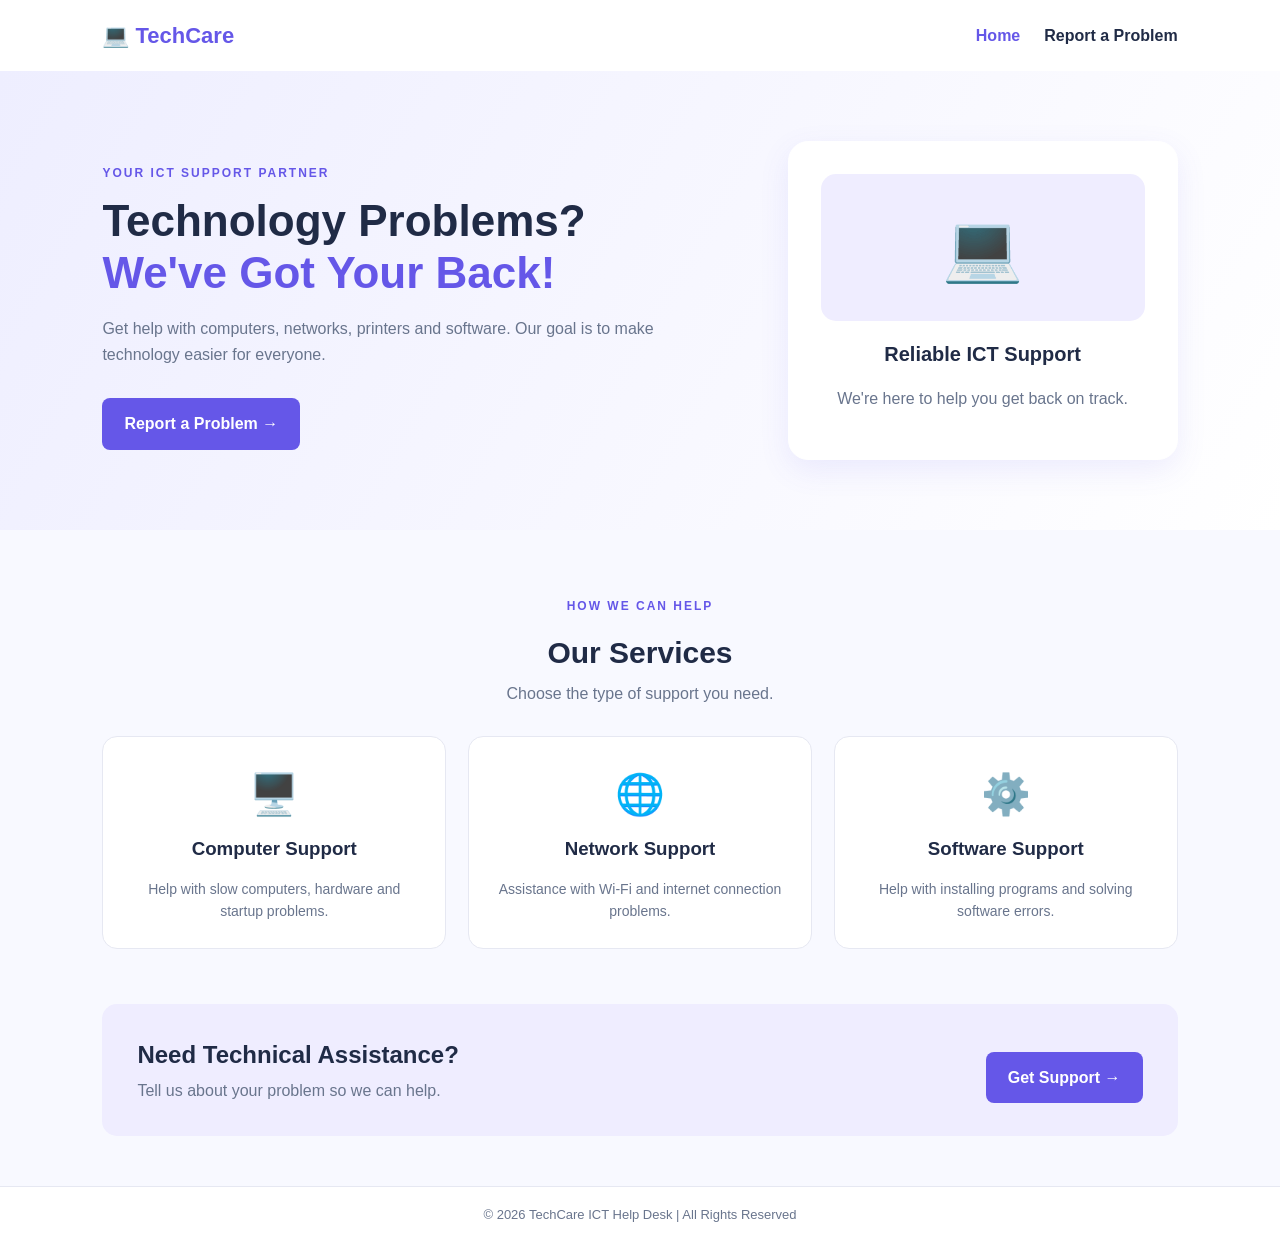
<file: index.html>
<!DOCTYPE html>
<html lang="en">
<head>
    <meta charset="UTF-8">
    <meta name="viewport" content="width=device-width, initial-scale=1.0">
    <meta name="description" content="Get friendly ICT support for computers, networks, printers, and software with TechCare.">
    <title>TechCare - ICT Help Desk</title>
    <link rel="stylesheet" href="style.css">
</head>
<body>
    <header>
        <a class="brand" href="index.html" aria-label="TechCare home">
            <span aria-hidden="true">💻</span> TechCare
        </a>
        <nav aria-label="Main navigation">
            <a href="index.html" aria-current="page">Home</a>
            <a href="report.html">Report a Problem</a>
        </nav>
    </header>

    <main>
        <section class="hero">
            <div class="hero-copy">
                <p class="small-title">YOUR ICT SUPPORT PARTNER</p>
                <h1>Technology Problems?<br><span>We've Got Your Back!</span></h1>
                <p>Get help with computers, networks, printers and software. Our goal is to make technology easier for everyone.</p>
                <a href="report.html" class="button">Report a Problem <span aria-hidden="true">→</span></a>
            </div>

            <div class="computer" aria-label="Reliable ICT support">
                <div class="screen" aria-hidden="true">💻</div>
                <h2>Reliable ICT Support</h2>
                <p>We're here to help you get back on track.</p>
            </div>
        </section>

        <section class="services">
            <p class="small-title">HOW WE CAN HELP</p>
            <h2>Our Services</h2>
            <p>Choose the type of support you need.</p>

            <div class="cards">
                <article class="card">
                    <div class="emoji" aria-hidden="true">🖥️</div>
                    <h3>Computer Support</h3>
                    <p>Help with slow computers, hardware and startup problems.</p>
                </article>
                <article class="card">
                    <div class="emoji" aria-hidden="true">🌐</div>
                    <h3>Network Support</h3>
                    <p>Assistance with Wi-Fi and internet connection problems.</p>
                </article>
                <article class="card">
                    <div class="emoji" aria-hidden="true">⚙️</div>
                    <h3>Software Support</h3>
                    <p>Help with installing programs and solving software errors.</p>
                </article>
            </div>
        </section>

        <section class="call-to-action">
            <div>
                <h2>Need Technical Assistance?</h2>
                <p>Tell us about your problem so we can help.</p>
            </div>
            <a href="report.html" class="button">Get Support <span aria-hidden="true">→</span></a>
        </section>
    </main>

    <footer>
        <p>&copy; 2026 TechCare ICT Help Desk | All Rights Reserved</p>
    </footer>
</body>
</html>
</file>
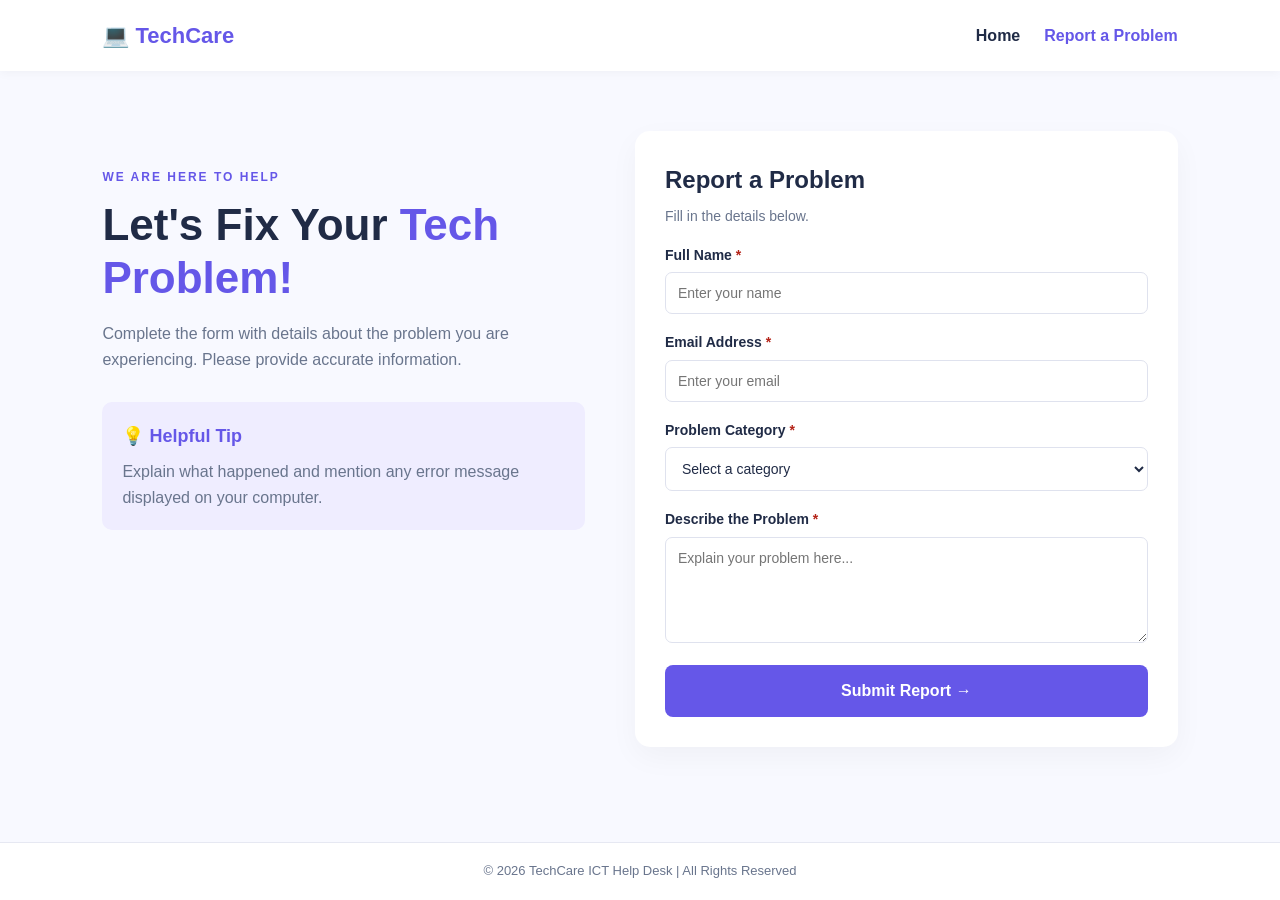
<file: report.html>
<!DOCTYPE html>
<html lang="en">
<head>
    <meta charset="UTF-8">
    <meta name="viewport" content="width=device-width, initial-scale=1.0">
    <meta name="description" content="Report an ICT problem to the TechCare help desk.">
    <title>Report a Problem - TechCare</title>
    <link rel="stylesheet" href="style.css">
    <script src="script.js" defer></script>
</head>
<body>
    <header>
        <a class="brand" href="index.html" aria-label="TechCare home">
            <span aria-hidden="true">💻</span> TechCare
        </a>
        <nav aria-label="Main navigation">
            <a href="index.html">Home</a>
            <a href="report.html" aria-current="page">Report a Problem</a>
        </nav>
    </header>

    <main>
        <section class="report-section">
            <div class="report-info">
                <p class="small-title">WE ARE HERE TO HELP</p>
                <h1>Let's Fix Your <span>Tech Problem!</span></h1>
                <p>Complete the form with details about the problem you are experiencing. Please provide accurate information.</p>

                <aside class="info-box">
                    <h2><span aria-hidden="true">💡</span> Helpful Tip</h2>
                    <p>Explain what happened and mention any error message displayed on your computer.</p>
                </aside>
            </div>

            <div class="form-card">
                <h2>Report a Problem</h2>
                <p>Fill in the details below.</p>

                <form id="reportForm">
                    <label for="name">Full Name <span aria-hidden="true">*</span></label>
                    <input type="text" id="name" name="name" autocomplete="name" placeholder="Enter your name" required>

                    <label for="email">Email Address <span aria-hidden="true">*</span></label>
                    <input type="email" id="email" name="email" autocomplete="email" placeholder="Enter your email" required>

                    <label for="category">Problem Category <span aria-hidden="true">*</span></label>
                    <select id="category" name="category" required>
                        <option value="">Select a category</option>
                        <option value="Computer Hardware">Computer Hardware</option>
                        <option value="Network / Wi-Fi">Network / Wi-Fi</option>
                        <option value="Software">Software</option>
                        <option value="Printer">Printer</option>
                        <option value="Other">Other</option>
                    </select>

                    <label for="description">Describe the Problem <span aria-hidden="true">*</span></label>
                    <textarea id="description" name="description" rows="5" placeholder="Explain your problem here..." required></textarea>

                    <button type="submit" class="button">Submit Report <span aria-hidden="true">→</span></button>
                    <p id="message" role="status" aria-live="polite"></p>
                </form>
            </div>
        </section>
    </main>

    <footer>
        <p>&copy; 2026 TechCare ICT Help Desk | All Rights Reserved</p>
    </footer>
</body>
</html>
</file>
<file: style.css>
* {
    box-sizing: border-box;
}

:root {
    color-scheme: light;
    --ink: #202b46;
    --muted: #69758d;
    --purple: #6557e8;
    --purple-dark: #493bc7;
    --lavender: #efedff;
    --border: #e6e8f2;
}

body {
    min-height: 100vh;
    margin: 0;
    display: flex;
    flex-direction: column;
    font-family: Arial, sans-serif;
    color: var(--ink);
    background-color: #f8f9ff;
    line-height: 1.6;
}

main {
    flex: 1;
}

header {
    padding: 18px 8%;
    display: flex;
    justify-content: space-between;
    align-items: center;
    gap: 24px;
    background-color: #fff;
    box-shadow: 0 2px 10px #0000000a;
}

.brand {
    color: var(--purple);
    font-size: 22px;
    font-weight: bold;
    text-decoration: none;
    white-space: nowrap;
}

nav {
    display: flex;
    gap: 24px;
}

nav a {
    color: var(--ink);
    font-weight: bold;
    text-decoration: none;
}

nav a:hover,
nav a[aria-current="page"] {
    color: var(--purple);
}

.hero {
    padding: 70px 8%;
    display: flex;
    align-items: center;
    justify-content: space-between;
    gap: 56px;
    background: linear-gradient(120deg, #eeeeff, #fff);
}

.hero-copy,
.computer,
.report-info,
.form-card {
    flex: 1;
    min-width: 0;
}

.small-title {
    color: var(--purple);
    font-size: 12px;
    font-weight: bold;
    letter-spacing: 2px;
}

.hero h1,
.report-info h1 {
    margin: 10px 0 16px;
    font-size: clamp(32px, 4vw, 44px);
    line-height: 1.2;
}

.hero-copy > p:not(.small-title),
.report-info > p:not(.small-title) {
    max-width: 560px;
    color: var(--muted);
}

.hero h1 span,
.report-info h1 span {
    color: var(--purple);
}

.button {
    display: inline-block;
    margin-top: 15px;
    padding: 13px 22px;
    border: 0;
    border-radius: 8px;
    background-color: var(--purple);
    color: #fff;
    font: inherit;
    font-weight: bold;
    text-align: center;
    text-decoration: none;
    cursor: pointer;
    transition: background-color 0.2s ease, transform 0.2s ease;
}

.button:hover {
    background-color: var(--purple-dark);
    transform: translateY(-1px);
}

.button:focus-visible,
a:focus-visible,
input:focus-visible,
select:focus-visible,
textarea:focus-visible {
    outline: 3px solid #6557e866;
    outline-offset: 3px;
}

.computer {
    max-width: 390px;
    padding: 32px;
    border: 1px solid #ffffff;
    border-radius: 20px;
    background-color: #fff;
    text-align: center;
    box-shadow: 0 10px 30px #6557e81a;
}

.screen {
    padding: 28px;
    border-radius: 15px;
    background-color: var(--lavender);
    font-size: 65px;
    line-height: 1.4;
}

.computer h2 {
    margin-bottom: 4px;
    font-size: 20px;
}

.computer p,
.services > p:not(.small-title),
.card p,
.call-to-action p {
    color: var(--muted);
}

.services {
    padding: 55px 8%;
    text-align: center;
}

.services h2 {
    margin: 4px 0;
    font-size: 30px;
}

.services > p:not(.small-title) {
    margin-top: 4px;
}

.cards {
    margin-top: 30px;
    display: flex;
    gap: 22px;
}

.card {
    flex: 1;
    padding: 25px;
    border: 1px solid var(--border);
    border-radius: 15px;
    background-color: #fff;
    transition: transform 0.3s ease, box-shadow 0.3s ease;
}

.card:hover {
    transform: translateY(-5px);
    box-shadow: 0 12px 24px #202b460d;
}

.emoji {
    font-size: 40px;
}

.card h3 {
    margin: 8px 0;
}

.card p {
    margin-bottom: 0;
    font-size: 14px;
}

.call-to-action {
    margin: 0 8% 50px;
    padding: 28px 35px;
    display: flex;
    align-items: center;
    justify-content: space-between;
    gap: 24px;
    border-radius: 15px;
    background-color: var(--lavender);
}

.call-to-action h2,
.call-to-action p {
    margin: 4px 0;
}

.call-to-action .button {
    flex-shrink: 0;
}

.report-section {
    padding: 60px 8%;
    display: flex;
    align-items: flex-start;
    gap: 50px;
}

.report-info {
    padding-top: 25px;
}

.info-box {
    margin-top: 30px;
    padding: 20px;
    border-radius: 10px;
    background-color: var(--lavender);
}

.info-box h2 {
    margin: 0 0 8px;
    color: var(--purple);
    font-size: 18px;
}

.info-box p {
    margin: 0;
    color: var(--muted);
}

.form-card {
    padding: 30px;
    border-radius: 15px;
    background-color: #fff;
    box-shadow: 0 10px 30px #0000000a;
}

.form-card h2 {
    margin: 0;
}

.form-card > p {
    margin-top: 5px;
    color: var(--muted);
    font-size: 14px;
}

form label {
    display: block;
    margin-top: 17px;
    margin-bottom: 6px;
    font-size: 14px;
    font-weight: bold;
}

form label span {
    color: #b42318;
}

form input,
form select,
form textarea {
    width: 100%;
    padding: 12px;
    border: 1px solid #dfe2ee;
    border-radius: 7px;
    background-color: #fff;
    color: var(--ink);
    font-family: Arial, sans-serif;
    font-size: 14px;
}

form input:focus,
form select:focus,
form textarea:focus {
    border-color: var(--purple);
    outline: 2px solid #6557e855;
}

form textarea {
    resize: vertical;
}

form button {
    width: 100%;
}

#message {
    min-height: 1.5em;
    margin: 12px 0 0;
    color: #16845d;
    font-size: 14px;
    font-weight: bold;
}

#message:empty {
    display: none;
}

footer {
    padding: 18px 20px;
    border-top: 1px solid var(--border);
    background-color: #fff;
    color: var(--muted);
    font-size: 13px;
    text-align: center;
}

footer p {
    margin: 0;
}

@media (max-width: 700px) {
    header {
        padding: 15px 6%;
        flex-direction: column;
        gap: 10px;
    }

    nav {
        gap: 20px;
    }

    nav a {
        font-size: 14px;
    }

    .hero,
    .report-section {
        padding: 38px 6%;
        flex-direction: column;
        gap: 30px;
    }

    .hero h1,
    .report-info h1 {
        font-size: 32px;
    }

    .computer {
        width: 100%;
        max-width: none;
    }

    .cards {
        flex-direction: column;
    }

    .services {
        padding: 40px 6%;
    }

    .call-to-action {
        margin: 0 6% 35px;
        padding: 25px;
        align-items: flex-start;
        flex-direction: column;
    }

    .form-card {
        width: 100%;
        padding: 22px;
    }
}

@media (prefers-reduced-motion: reduce) {
    *,
    *::before,
    *::after {
        scroll-behavior: auto !important;
        transition-duration: 0.01ms !important;
        animation-duration: 0.01ms !important;
        animation-iteration-count: 1 !important;
    }
}
</file>
